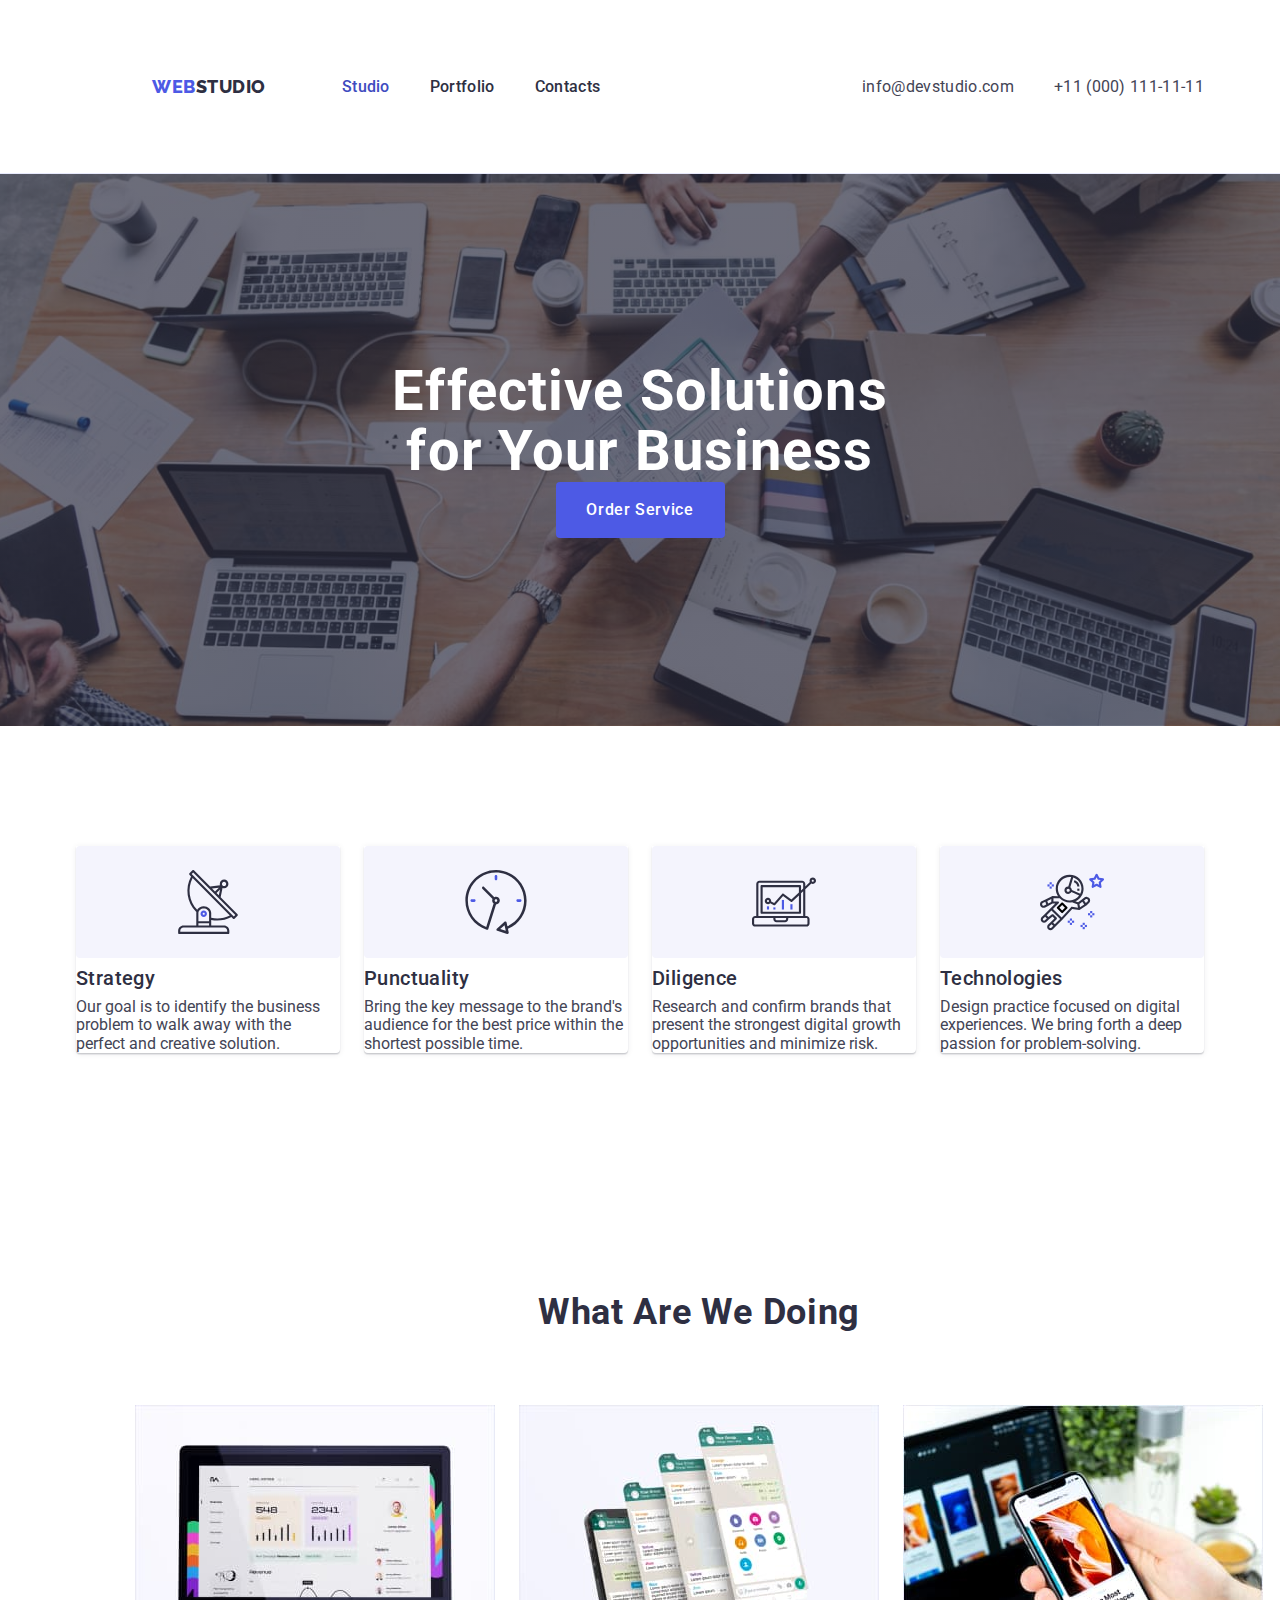
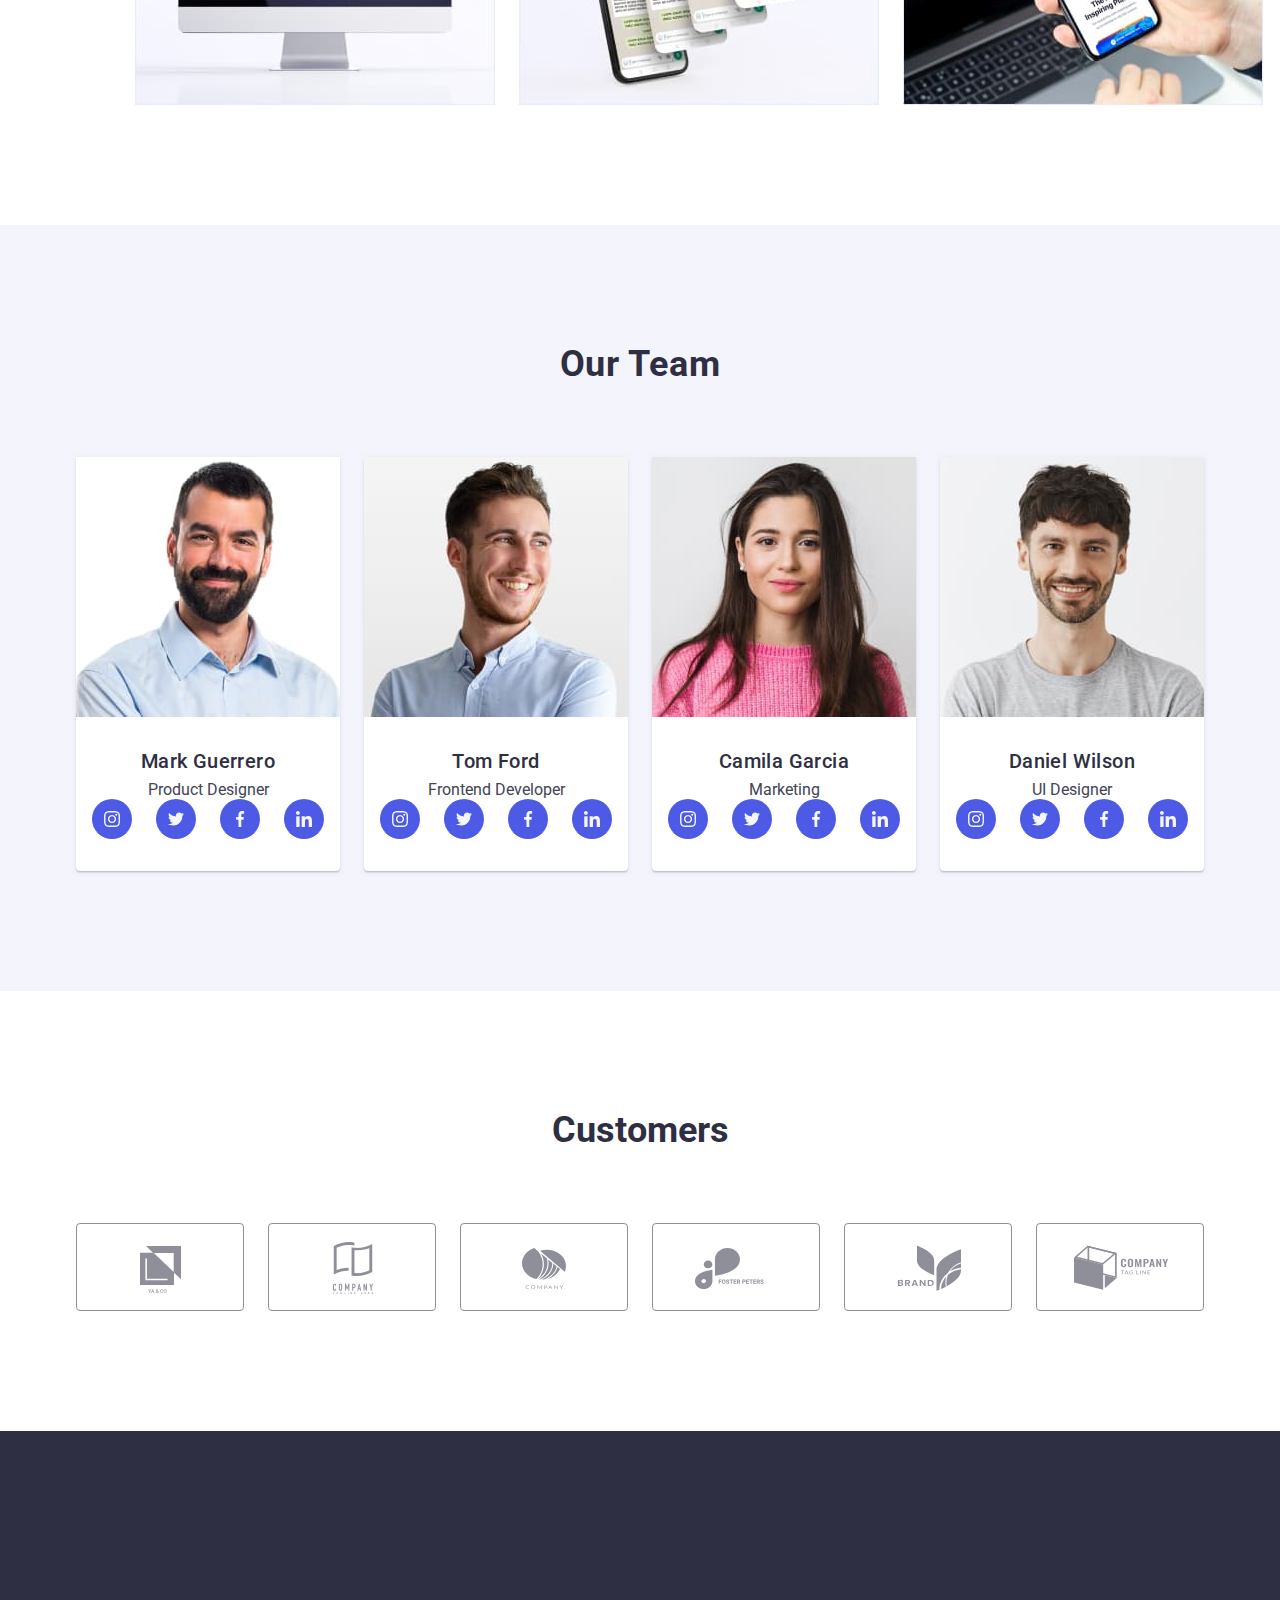
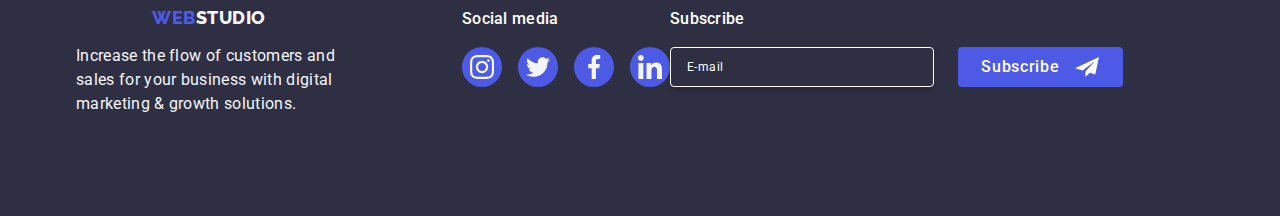
<file: index.html>
<!DOCTYPE html>
<html lang="en">
<head>
    <meta charset="UTF-8">
    <meta name="viewport" content="width=device-width, initial-scale=1.0">
    <!-- modern-normalize -->
    <link  rel="stylesheet"
    href="https://cdnjs.cloudflare.com/ajax/libs/modern-normalize/1.0.0/modern-normalize.min.css"
  >
  <!-- google font -->
    <link rel="preconnect" href="https://fonts.googleapis.com">
    <link rel="preconnect" href="https://fonts.gstatic.com" crossorigin>
    <link href="https://fonts.googleapis.com/css2?family=Raleway:wght@800&family=Roboto:wght@400;500;700;900&display=swap" rel="stylesheet">
    
    <link rel="stylesheet" href="./css/style.css">
    <title>HM6</title>
</head> 
<body>
    <header class="header head-1">
        <div class=" top-head container">
        <nav class="navigation">
            <a class="logo link" href="./index.html"
            >Web<span class="inside-logo">Studio</span></a>

            <ul class="list menu">

                <li>
                    <a class="active item link" href="./index.html">Studio</a>
                </li>

                <li>
                    <a class="item link" href="./portfolio.html">Portfolio</a>
                </li>

                <li>
                    <a class="item link" href="">Contacts</a>
                </li>
            </ul>
        </nav>
        <address class="address">
        <ul class="list add">
            <li class="contact" ><a class="contacts link" href="mailto:info@devstudio.com">info@devstudio.com</a></li>
            <li class="contact" ><a class="contacts link" href="tel:+110001111111">+11 (000) 111-11-11</a></li>
        </ul>
         </address>
        </div>
    </header>
<main>
<!-- section 1 -->
    <section class="section-one">
        <div class="container">
             <h1 class="header-one">Effective Solutions for Your Business</h1>
            <button class="button-one" type="button" data-modal-open>Order Service</button>
        </div>
    </section>

<!-- section 2 -->
<section class="section-two">
    <div class="container">
    <h2 class="visually-hidden">List</h2>
    <ul class="sec list"> 

        <li class="team">
            <div class="icon-container">
                <svg xmlns="http://www.w3.org/2000/svg" width="64" height="64" >
                    <use href="./images/icons.svg#antenna">
                    </use>
                </svg>
            </div>
            <h3 class="list-header">Strategy</h3>
                <p class="list-text">
                Our goal is to identify the business problem to walk away with the perfect and creative solution.
                </p>
                </li>
        <li class="team">
            <div class="icon-container">
                <svg xmlns="http://www.w3.org/2000/svg" width="64" height="64">
                    <use href="./images/icons.svg#clock">
                    </use>
                </svg>
            </div>
            <h3 class="list-header">Punctuality</h3>
            <p class="list-text">
                Bring the key message to the brand's audience for the best price within the shortest possible time.
            </p>
            </li>
        <li class="team">
            <div class="icon-container">
                <svg xmlns="http://www.w3.org/2000/svg" width="64" height="64">
                    <use href="./images/icons.svg#diagram">
                    </use>
                </svg>
            </div>
            <h3 class="list-header">Diligence</h3>
            <p class="list-text">
                Research and confirm brands that present the strongest digital growth opportunities and minimize risk.
            </p>
            </li>
        <li class="team">
            <div class="icon-container">
                <svg xmlns="http://www.w3.org/2000/svg" width="64" height="64">
                    <use href="./images/icons.svg#astronaut">
                    </use>
                </svg>
            </div>
            <h3 class="list-header">Technologies</h3>
            <p class="list-text">
                Design practice focused on digital experiences. We bring forth a deep passion for problem-solving.
            </p>
            </li>
    </ul>
    </div>
</section>
<!-- section 3 -->
<section class="section-three">
<div class="container">
    <h2 class="header-title" >What are we doing</h2>
    <ul class="sec list">
        <li class="img-info">
            <img src="./images/chart.jpg" alt="computer" width="360">
        </li>
        <li class="img-info">
            <img src="./images/groupcontacts.jpg" alt="group-chat" width="360">
        </li>
        <li class="img-info">
            <img src="./images/vacation.jpg" alt="inspiring-place" width="360">
        </li>
    </ul>
</div>
</section>
<!-- section 4 -->
<section class="section-four">
    <div class="container">
    <h2 class="header-title">Our Team</h2>
    <ul class="sec list">

        <li class="team">
            <img src="./images/mark.jpg" alt="designer" width="264">

            <div class="team-info">
                <h3 class="list-header name">Mark Guerrero</h3>
                <p class="list-text position">Product Designer</p>
                <ul class="social list">
                    <li class="socmed-list ">
                        <a href="" class="socmed">
                            <svg 
                            class="viewport"
                            xmlns="http://www.w3.org/2000/svg"
                            width="16"
                            height="16">

                            <use href="./images/icons.svg#instagram"></use>
                            </svg>
                        </a>
                    </li>

                    <li class="socmed-list ">
                        <a href="" class="socmed">
                            <svg 
                            class="viewport"
                            xmlns="http://www.w3.org/2000/svg"
                            width="16"
                            height="16">

                            <use href="./images/icons.svg#twitter"></use>
                            </svg>
                        </a>
                    </li>

                    <li class="socmed-list ">
                        <a href="" class="socmed">
                            <svg 
                            class="viewport"
                            xmlns="http://www.w3.org/2000/svg"
                            width="16"
                            height="16">

                            <use href="./images/icons.svg#facebook"></use>
                            </svg>
                        </a>
                    </li>

                    <li class="socmed-list ">
                        <a href="" class="socmed">
                            <svg 
                            class="viewport"
                            xmlns="http://www.w3.org/2000/svg"
                            width="16"
                            height="16">

                            <use href="./images/icons.svg#linkedin"></use>
                            </svg>
                        </a>
                    </li>
                </ul>
            </div>
        </li>

        <li class="team">
            <img src="./images/tom.jpg" alt="developer" width="264">

            <div class="team-info">
                <h3 class="list-header name">Tom Ford</h3>
                <p class="list-text position">Frontend Developer</p>
                <ul class="social list">
                    <li class="socmed-list">
                        <a href="" class="socmed">
                            <svg 
                            class="viewport"
                            xmlns="http://www.w3.org/2000/svg"
                            width="16"
                            height="16">

                            <use href="./images/icons.svg#instagram"></use>
                            </svg>
                        </a>
                    </li>

                    <li class="socmed-list ">
                        <a href="" class="socmed">
                            <svg 
                            class="viewport"
                            xmlns="http://www.w3.org/2000/svg"
                            width="16"
                            height="16">

                            <use href="./images/icons.svg#twitter"></use>
                            </svg>
                        </a>
                    </li>

                    <li class="socmed-list ">
                        <a href="" class="socmed">
                            <svg 
                            class="viewport"
                            xmlns="http://www.w3.org/2000/svg"
                            width="16"
                            height="16">

                            <use href="./images/icons.svg#facebook"></use>
                            </svg>
                        </a>
                    </li>

                    <li class="socmed-list ">
                        <a href="" class="socmed">
                            <svg 
                            class="viewport"
                            xmlns="http://www.w3.org/2000/svg"
                            width="16"
                            height="16">

                            <use href="./images/icons.svg#linkedin"></use>
                            </svg>
                        </a>
                    </li>
                </ul>
            </div>
        </li>

        <li class="team">
            <img src="./images/camila.jpg" alt="marketing" width="264">

            <div class="team-info">
                <h3 class="list-header name">Camila Garcia</h3>
                <p class="list-text position">Marketing</p>
                <ul class="social list">
                    <li class="socmed-list">
                        <a href="" class="socmed">
                            <svg 
                            class="viewport"
                            xmlns="http://www.w3.org/2000/svg"
                            width="16"
                            height="16">

                            <use href="./images/icons.svg#instagram"></use>
                            </svg>
                        </a>
                    </li>

                    <li class="socmed-list ">
                        <a href="" class="socmed">
                            <svg 
                            class="viewport"
                            xmlns="http://www.w3.org/2000/svg"
                            width="16"
                            height="16">

                            <use href="./images/icons.svg#twitter"></use>
                            </svg>
                        </a>
                    </li>

                    <li class="socmed-list ">
                        <a href="" class="socmed">
                            <svg 
                            class="viewport"
                            xmlns="http://www.w3.org/2000/svg"
                            width="16"
                            height="16">

                            <use href="./images/icons.svg#facebook"></use>
                            </svg>
                        </a>
                    </li>

                    <li class="socmed-list ">
                        <a href="" class="socmed">
                            <svg 
                            class="viewport"
                            xmlns="http://www.w3.org/2000/svg"
                            width="16"
                            height="16">

                            <use href="./images/icons.svg#linkedin"></use>
                            </svg>
                        </a>
                    </li>
                </ul>
            </div>
        </li>

        <li class="team">
            <img src="./images/daniel.jpg" alt="designer" width="264">

            <div class="team-info">
                <h3 class="list-header name">Daniel Wilson</h3>
             <p class="list-text position">UI Designer</p>
             <ul class="social list">
                <li class="socmed-list">
                    <a href="" class="socmed">
                            <svg 
                            class="viewport"
                            xmlns="http://www.w3.org/2000/svg"
                            width="16"
                            height="16">

                            <use href="./images/icons.svg#instagram"></use>
                            </svg>
                    </a>
                </li>

                <li class="socmed-list ">
                    <a href="" class="socmed">
                        <svg 
                        class="viewport"
                        xmlns="http://www.w3.org/2000/svg"
                        width="16"
                        height="16">

                        <use href="./images/icons.svg#twitter"></use>
                        </svg>
                    </a>
                </li>

                <li class="socmed-list ">
                    <a href="" class="socmed">
                        <svg 
                        class="viewport"
                        xmlns="http://www.w3.org/2000/svg"
                        width="16"
                        height="16">

                        <use href="./images/icons.svg#facebook"></use>
                        </svg>
                    </a>
                </li>

                <li class="socmed-list ">
                    <a href="" class="socmed">
                        <svg 
                        class="viewport"
                        xmlns="http://www.w3.org/2000/svg"
                        width="16px"
                        height="16px">

                        <use href="./images/icons.svg#linkedin"></use>
                        </svg>
                    </a>
                </li>
             </ul>
            </div>
        </li>
    </ul>
    </div>
</section> 

<!-- sectione five -->
<section class="section-five">
    <div class="container">
        <h2 class="secfive-header">Customers</h2>
        <ul class="list customer">
            <!-- client 1 -->
            <li class="sec-item">
                <a href="" class="sec-link">
                    <svg 
                    class="client"
                    xmlns="http://www.w3.org/2000/svg" 
                    width="104" 
                    height="56">

                    <use href="./images/icons.svg#client-1"></use>
                    </svg>
                </a>
            </li>

            <!-- client 2  -->
            <li class="sec-item">
                <a href="" class="sec-link">
                    <svg 
                    class="client"
                    xmlns="http://www.w3.org/2000/svg" 
                    width="104" 
                    height="56">

                    <use href="./images/icons.svg#client-2"></use>
                    </svg>
                </a>
            </li>

            <!-- client 3 -->
            <li class="sec-item">
                <a href="" class="sec-link">
                    <svg 
                    class="client"
                    xmlns="http://www.w3.org/2000/svg" 
                    width="104" 
                    height="56">

                    <use href="./images/icons.svg#client-3"></use>
                    </svg>
                </a>
            </li>

            <!-- client 4 -->
            <li class="sec-item">
                <a href="" class="sec-link">
                    <svg 
                    class="client"
                    xmlns="http://www.w3.org/2000/svg" 
                    width="104" 
                    height="56">

                    <use href="./images/icons.svg#client-4"></use>
                    </svg>
                </a>
            </li>


            <!-- client 5 -->
            <li class="sec-item">
                <a href="" class="sec-link">
                    <svg 
                    class="client"
                    xmlns="http://www.w3.org/2000/svg" 
                    width="104" 
                    height="56">

                    <use href="./images/icons.svg#client-5"></use>
                    </svg>
                </a>
            </li>


            <!-- client 6 -->
            <li class="sec-item">
                <a href="" class="sec-link">
                    <svg 
                    class="client"
                    xmlns="http://www.w3.org/2000/svg" 
                    width="104" 
                    height="56">

                    <use href="./images/icons.svg#client-6"></use>
                    </svg>
                </a>
            </li>
        </ul>
    </div>

</section>
</main> 
   <footer class="footer">
    <div class="container">
        <div class="wrapper"> 
            <a class="logo link" href="./index.html"
        >Web<span class="footer-logo">Studio</span></a>
        <p class="footer-text">Increase the flow of customers and
        sales for your business with digital
        marketing & growth solutions.</p>
    </div>
    <div class="social-media">
        <p class="media">Social media</p>
        <ul class="list list-footer">


            <li class="media-list">
                <a class="media-link" href="">
                    <svg 
                    class="footer-icon"
                    xmlns="http://www.w3.org/2000/svg" 
                    width="24" 
                    height="24">
                    <use href="./images/icons.svg#instagram-2"></use>
                    </svg>
                </a>
            </li>

            <li class="media-list">
                <a class="media-link" href="">
                    <svg 
                    class="footer-icon"
                    xmlns="http://www.w3.org/2000/svg" 
                    width="24" 
                    height="24">
                    <use href="./images/icons.svg#twitter-2"></use>
                    </svg>
                </a>
            </li>

            <li class="media-list">
                <a class="media-link" href="">
                    <svg 
                    class="footer-icon"
                    xmlns="http://www.w3.org/2000/svg" 
                    width="24" 
                    height="24">
                    <use href="./images/icons.svg#facebook-2"></use>
                    </svg>
                </a>
            </li>

            <li class="media-list">
                <a class="media-link" href="">
                    <svg 
                    class="footer-icon"
                    xmlns="http://www.w3.org/2000/svg" 
                    width="24" 
                    height="24">
                    <use href="./images/icons.svg#linkedin-2"></use>
                    </svg>
                </a>
            </li>

        </ul>

    </div>
    <!-- HW6 -->
    <div class="subs">
        <p class="subscribe"> Subscribe </p>
        <form  class="form" name="signup-form" autocomplete="on" >
            <label class="label" for="user_email">
                <input  class="input-footer" type="email" name="user" id="user_email" placeholder="E-mail">
            </label>
            <button class="form-button" type="submit"> Subscribe
                <svg 
                class="form-icon"
                xmlns="http://www.w3.org/2000/svg" 
                width="24" 
                height="24">
                <use href="./images/icons.svg#subscribe"></use>
            </svg>
            </button>
        
        </form>

    </div>
       
    </div>
    </footer>
    <!-- HW5  modal window-->
    <div class="modal-data is-hidden" data-modal>
        <div class="modal-window">
            <button type="button" class="modal" data-modal-close>
                <svg 
                class="modal-svg"
                xmlns="http://www.w3.org/2000/svg"
                width="8"
                height="8"
                >
                <use href="./images/icons.svg#modal-close"></use> 
                </svg>
            </button>
            <p class="modal-paragraph"></p>
            <form class="modal-form" action="contact-form" autocomplete="on">
                <!-- first child of form -->
                <div class="form-modal">
                    <!-- first child element of div -->
                    <label  class="modal-label" for="user-name">Name</label>
                    <div class="input-icon-container">
                        <input class="input" id="user-name" name="user-name" type="text">
                        <svg 
                        class="input-svg"
                        xmlns="http://www.w3.org/2000/svg"
                        width="18"
                        height="24"
                        >
                        <use href="./images/icons.svg#human"></use>
                    </svg>
                    </div>
                </div>
                <!-- 2nd child of the form -->
                <div class="form-modal">
                    <!-- 1st child of the div -->
                    <label class="modal-label" for="user-contact">Phone</label>
                    <div class="input-icon-container">
                        <input class="input" id="user-contact" name="user-contact" type="text">
                        <svg 
                        class="input-svg"
                        xmlns="http://www.w3.org/2000/svg"
                        width="18"
                        height="24"
                        >
                        <use href="./images/icons.svg#telephone"></use>
                        </svg>
                    </div>
                </div>
                <!-- 3rd child of the form -->
                <div class="form-modal">
                    <!-- 1st child of the div -->
                    <label class="modal-label" for="user-email">Email</label>
                    <div class="input-icon-container">
                        <input class="input" id="user-email" name="user-email" type="text">
                        <svg 
                        class="input-svg"
                        xmlns="http://www.w3.org/2000/svg"
                        width="18"
                        height="24"
                        >
                        <use href="./images/icons.svg#email"></use>
                        </svg>
                    </div>
                </div>
                <!-- 4th child of the form -->
                <div class="fourth-form">
                    <!-- 1st child of div -->
                    <label class="modal-label" for="user-comment">Comment</label>
                    <!-- 2nd child -->
                    <textarea class="textarea" name="user-comment" id="user-comment" cols="30" rows="10" placeholder="Text input">Text input</textarea>
                </div>
                <!-- 5th child of div -->
                <div class="checkbox">
                    <!-- 1st child of div  -->
                    <input id="user-privacy"  type="checkbox" value="true" name="user-privacy" class="check visually-hidden" />
                    <label for="user-privacy" class="span-term">
                        <span class="span-svg">
                            <svg 
                                class="check-svg"
                                 xmlns="http://www.w3.org/2000/svg"
                                 width="10"
                                 height="8">
                                <use href="./images/icons.svg#check">   
                                </use>
                            </svg>
                         </span> I accept the terms and conditions of the 
                            <a class="privpol" href="#"> Privacy Policy</a> 
                    </label>
                </div>
                <!-- 6th child element of form -->
                <button class="submit-button" type="submit">Send</button>
            </form>
        </div>
    </div>
<!-- Modal JS -->
<script src="./js/modal.js"></script>
</body>
</html>
</file>
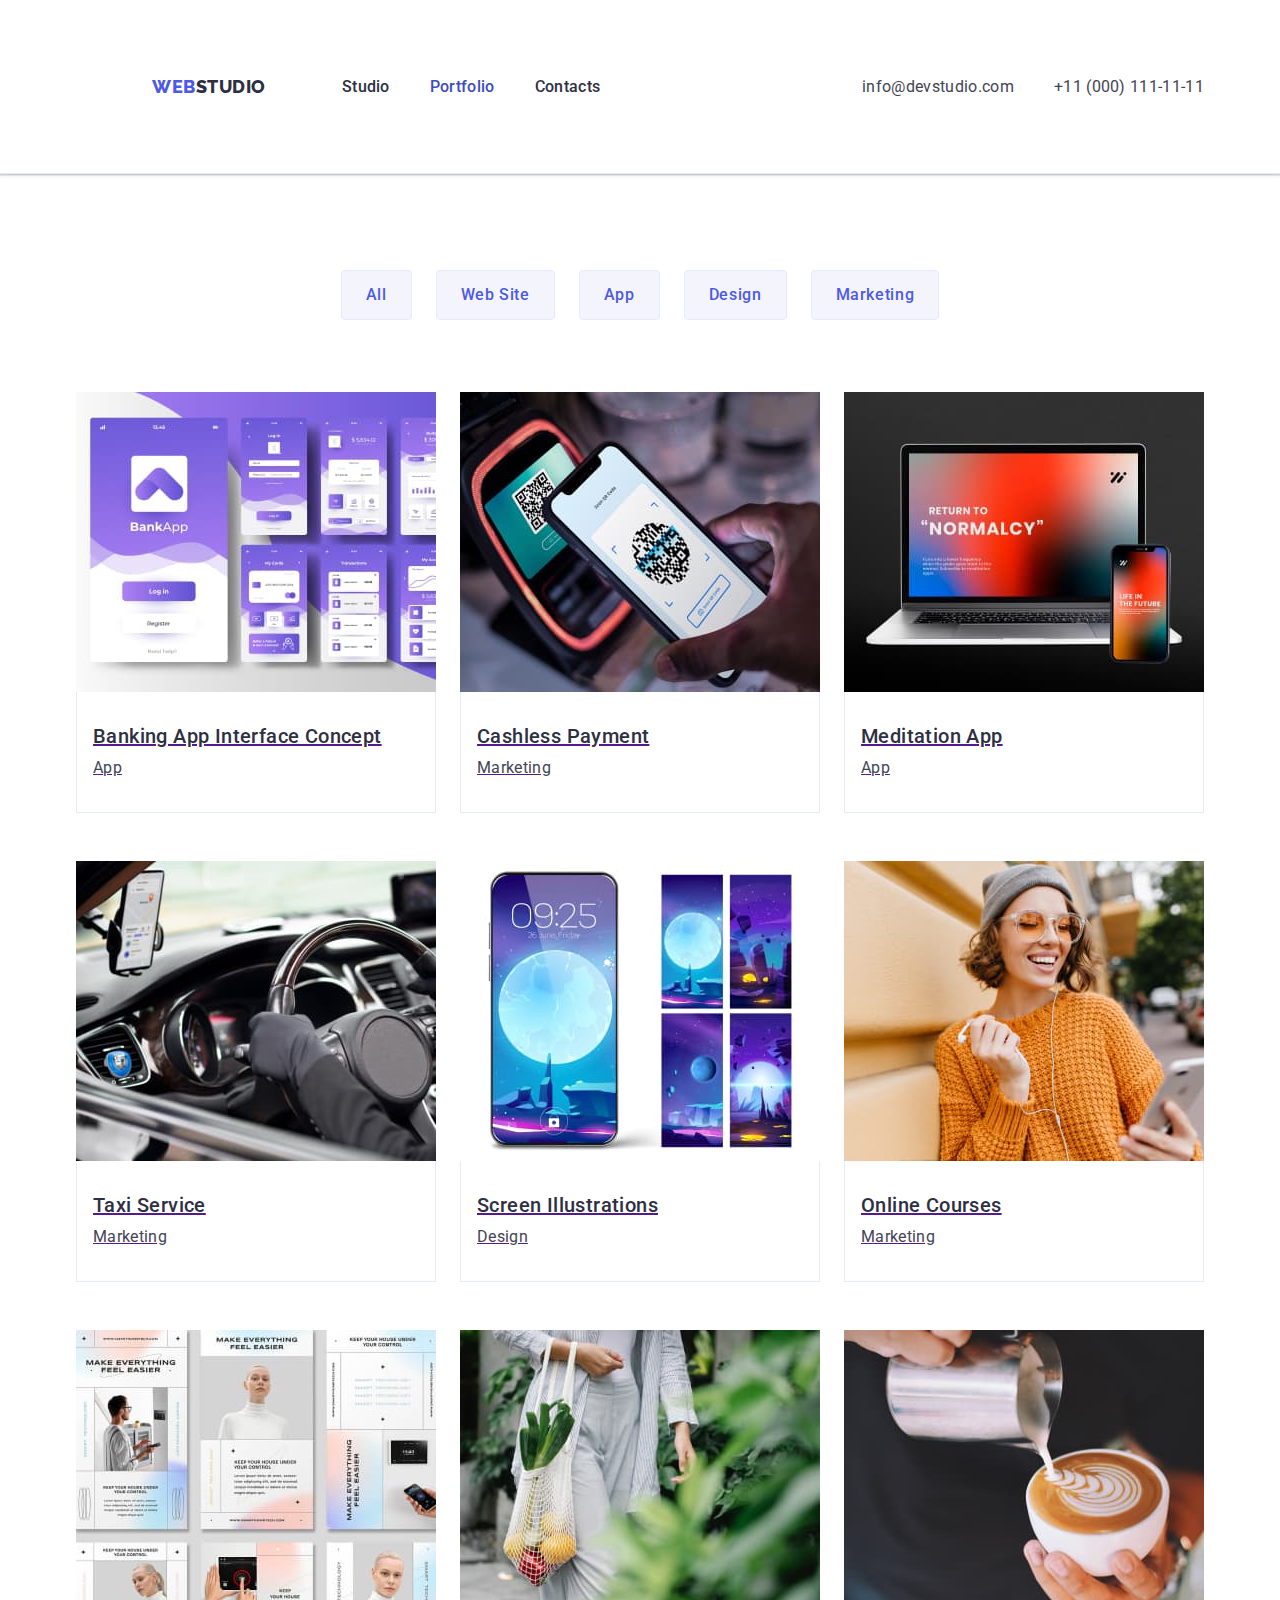
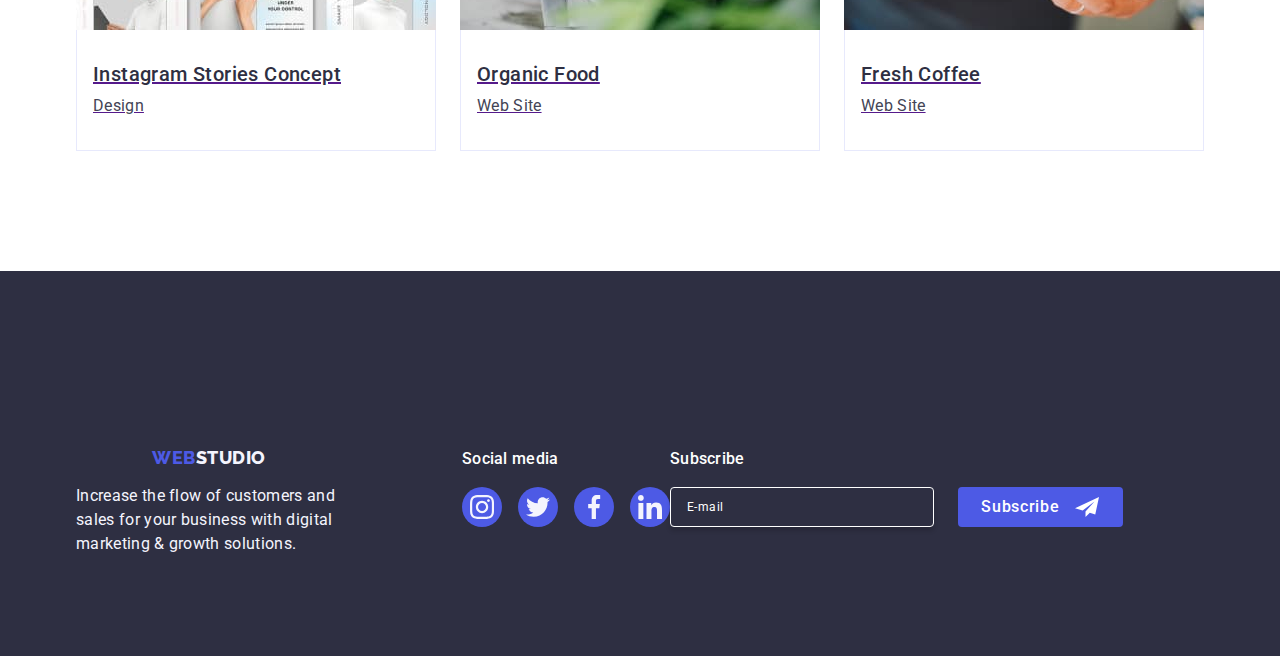
<file: portfolio.html>
<!DOCTYPE html>
<html lang="en">
<head>
    <meta charset="UTF-8">
    <meta name="viewport" content="width=device-width, initial-scale=1.0">
    <link rel="stylesheet"
    href="https://cdnjs.cloudflare.com/ajax/libs/modern-normalize/1.0.0/modern-normalize.min.css"
  />
    <link rel="preconnect" href="https://fonts.googleapis.com">
    <link rel="preconnect" href="https://fonts.gstatic.com" crossorigin>
    <link href="https://fonts.googleapis.com/css2?family=Raleway:wght@800&family=Roboto:wght@400;500;700;900&display=swap" rel="stylesheet">

    <link rel="stylesheet" href="./css/style.css">
    <title>HM6</title> 
</head>
<body>
    <header class="header head-1">
        <div class="top-head container">
        <nav class="navigation">
            <a class="logo link" href="./index.html"
            >Web<span class="inside-logo">Studio</span></a>
            <ul class="list menu">
                <li><a class="item link" href="./index.html">Studio</a></li>
                <li><a class="active item link" href="./portfolio.html">Portfolio</a></li>
                <li><a class="item link" href="">Contacts</a></li>
            </ul>
        </nav>
        <address class="address">
        <ul class="list add">
            <li class="contact" ><a class="contacts link" href="mailto:info@devstudio.com">info@devstudio.com</a></li>
            <li class="contact" ><a class="contacts link" href="tel:+110001111111">+11 (000) 111-11-11</a></li>
        </ul>
        </address>
         </div>
    </header>
 <main> 
    <!--section  -->
     <section class="port-section">
        <div class="container">
        <h1 class="visually-hidden">Menu</h1>
    <ul class="list option">
        <li><button class="button-portfolio" type="button">All</button></li>
        <li><button class="button-portfolio" type="button">Web Site</button></li>
        <li><button class="button-portfolio" type="button">App</button></li>
        <li><button class="button-portfolio" type="button">Design</button></li>
        <li><button class="button-portfolio" type="button">Marketing</button></li>
    </ul>
    
    <ul class=" svc list">
        <li  class="svc-info">
            <a class="svc-item" href="">
                <!-- HW5 -->
                <div class="svc-img">
                <img class="link" src="./images/bankapp.jpg" alt="bank-app" width="360">
                <p class="svc-img-desc"> 14 Stylish and User-Friendly App Design Concepts
                     · Task Manager App · Calorie Tracker App 
                     · Exotic Fruit Ecommerce App · Cloud Storage App</p>
            </div>
                <div class="port-container">
                     <h2 class="image">Banking App Interface Concept</h2>
                     <p class="text-image">App</p>
                </div>
            </a>       
        </li>
        
        <li  class="svc-info">
            <a class="svc-item" href="">
                <!-- HW5 -->
                <div class="svc-img"> <img class="link" src="./images/cashless.jpg" alt="hustle-free" width="360">
                    <p class="svc-img-desc"> 14 Stylish and User-Friendly App Design Concepts
                        · Task Manager App · Calorie Tracker App 
                        · Exotic Fruit Ecommerce App · Cloud Storage App</p>
                </div>
                <div class="port-container">
                    <h2 class="image">Cashless Payment</h2>
                    <p class="text-image">Marketing</p>
                </div>
            </a>
        </li>

        <li class="svc-info">
            <a class="svc-item" href="">
                 <!-- HW5 -->
                 <div class="svc-img">
                <img class="link" src="./images/meditationapp.jpg" alt="relaxing-app" width="360">
                <p class="svc-img-desc"> 14 Stylish and User-Friendly App Design Concepts
                    · Task Manager App · Calorie Tracker App 
                    · Exotic Fruit Ecommerce App · Cloud Storage App</p>
            </div>


                <div class="port-container">
                    <h2 class="image">Meditation App</h2>
                    <p class="text-image">App</p>
                </div>
            </a>
        </li>

        <li  class="svc-info">
            <a class="svc-item" href="">
                 <!-- HW5 -->
                <div class="svc-img">
                    <img class="link" src="./images/taxi.jpg" alt="service" width="360">
                    <p class="svc-img-desc"> 14 Stylish and User-Friendly App Design Concepts
                        · Task Manager App · Calorie Tracker App 
                        · Exotic Fruit Ecommerce App · Cloud Storage App</p>
                </div>
                <div class="port-container">
                    <h2 class="image">Taxi Service</h2>
                    <p class="text-image">Marketing</p>
                </div>
            </a>
        </li>

        <li class="svc-info">
            <a class="svc-item" href="">
                 <!-- HW5 -->
                 <div class="svc-img">
                <img class="link" src="./images/screen.jpg" alt="theme" width="360">
                <p class="svc-img-desc"> 14 Stylish and User-Friendly App Design Concepts
                    · Task Manager App · Calorie Tracker App 
                    · Exotic Fruit Ecommerce App · Cloud Storage App</p>
            </div>
                <div class="port-container">
                    <h2 class="image">Screen Illustrations</h2>
                    <p class="text-image">Design</p>
                </div>
            </a>
        </li>

        <li class="svc-info">
            <a class="svc-item" href="">
                  <!-- HW5 -->
                <div class="svc-img">
                 <img class="link" src="./images/online-course.jpg" alt="courses" width="360">
                 <p class="svc-img-desc"> 14 Stylish and User-Friendly App Design Concepts
                    · Task Manager App · Calorie Tracker App 
                    · Exotic Fruit Ecommerce App · Cloud Storage App</p>
            </div>
                 <div class="port-container">
                     <h2 class="image">Online Courses</h2>
                     <p class="text-image">Marketing</p>
                </div>
            </a>
        </li>

        <li class="svc-info">
            <a class="svc-item" href="">
                  <!-- HW5 -->
                <div class="svc-img">
                <img class="link" src="./images/insta-stories.jpg" alt="concept" width="360">
                <p class="svc-img-desc"> 14 Stylish and User-Friendly App Design Concepts
                    · Task Manager App · Calorie Tracker App 
                    · Exotic Fruit Ecommerce App · Cloud Storage App</p>
            </div>
                <div class="port-container">
                    <h2 class="image">Instagram Stories Concept</h2>
                    <p class="text-image">Design</p>
                </div>
            </a>
        </li>

        <li class="svc-info">
            <a class="svc-item" href="">
                  <!-- HW5 -->
                <div class="svc-img">
                <img class="link" src="./images/organic.jpg" alt="food" width="360">
                <p class="svc-img-desc"> 14 Stylish and User-Friendly App Design Concepts
                    · Task Manager App · Calorie Tracker App 
                    · Exotic Fruit Ecommerce App · Cloud Storage App</p>
            </div>
                <div class="port-container">
                    <h2 class="image">Organic Food</h2>
                    <p class="text-image">Web Site</p>
                </div>
            </a>
        </li>

        <li class="svc-info">
            <a class="svc-item" href="">
                  <!-- HW5 -->
                  <div class="svc-img">
                <img class="link" src="./images/coffee.jpg" alt="coffee-art" width="360">
                <p class="svc-img-desc"> 14 Stylish and User-Friendly App Design Concepts
                    · Task Manager App · Calorie Tracker App 
                    · Exotic Fruit Ecommerce App · Cloud Storage App</p>
            </div>
                <div class="port-container">
                    <h2 class="image">Fresh Coffee</h2>
                    <p class="text-image">Web Site</p>
                </div>
            </a>
        </li>
    </ul>
    </div>
    </section>
    </main>
    <footer class="footer">
        <div class="container">
            <div class="wrapper"> 
                <a class="logo link" href="./index.html"
            >Web<span class="footer-logo">Studio</span></a>
            <p class="footer-text">Increase the flow of customers and
            sales for your business with digital
            marketing & growth solutions.</p>
        </div>
        <div class="social-media">
            <p class="media">Social media</p>
            <ul class="list list-footer">
    
    
                <li class="media-list">
                    <a class="media-link" href="">
                        <svg 
                        class="footer-icon"
                        xmlns="http://www.w3.org/2000/svg" 
                        width="24" 
                        height="24">
                        <use href="./images/icons.svg#instagram-2"></use>
                        </svg>
                    </a>
                </li>
    
                <li class="media-list">
                    <a class="media-link" href="">
                        <svg 
                        class="footer-icon"
                        xmlns="http://www.w3.org/2000/svg" 
                        width="24" 
                        height="24">
                        <use href="./images/icons.svg#twitter-2"></use>
                        </svg>
                    </a>
                </li>
    
                <li class="media-list">
                    <a class="media-link" href="">
                        <svg 
                        class="footer-icon"
                        xmlns="http://www.w3.org/2000/svg" 
                        width="24" 
                        height="24">
                        <use href="./images/icons.svg#facebook-2"></use>
                        </svg>
                    </a>
                </li>
    
                <li class="media-list">
                    <a class="media-link" href="">
                        <svg 
                        class="footer-icon"
                        xmlns="http://www.w3.org/2000/svg" 
                        width="24" 
                        height="24">
                        <use href="./images/icons.svg#linkedin-2"></use>
                        </svg>
                    </a>
                </li>
    
            </ul>
    
        </div>
        <!-- HW6 -->
    <div class="subs">
        <p class="subscribe"> Subscribe </p>
        <form  class="form" name="signup-form" autocomplete="on" >
            <label class="label" for="user_email">
                <input  class="input-footer" type="email" name="user" id="user_email" placeholder="E-mail">
            </label>
            <button class="form-button" type="submit"> Subscribe
                <svg 
                class="form-icon"
                xmlns="http://www.w3.org/2000/svg" 
                width="24" 
                height="24">
                <use href="./images/icons.svg#subscribe"></use>
            </svg>
            </button>
        
        </form>

    </div>
           
        </div>
    </footer>

</body>
</html>
</file>
<file: css/style.css>
* {
    margin: 0;
    padding: 0;
  }
:root {
    --CLOUD: #F4F4FD;
    --CORNFLOWER: #E7E9FC;
    --IRIS: #4D5AE5;
    --NAVY-BLUE: #2E2F42;
    --SLATE: #434455;
    --WHITE: #FFFFFF; 
    --moderate-blue: #404bbf;
}
/* index page */
body {
    font-family: "Roboto", sans-serif;
    color: var(--SLATE);
    background-color: var(--WHITE);
}
/* header */
.header {
    border-bottom: 1px solid #e7e9fc;
    box-shadow: 0px 2px 1px rgba(46, 47, 66, 0.08),
    0px 1px 1px rgba(46, 47, 66, 0.16),
    0px 1px 6px rgba(46, 47, 66, 0.08);
   } 
.top-head {
    display: flex;
    justify-content: space-between;
}
.container {
    width: 1158px;
    margin: 0 auto;
    padding: 0 15px; 
}
.navigation, .address {
    display: flex;
    align-items: center;
}
 .logo {
    font-family: "Raleway", sans-serif;
    font-weight: 800;
    font-size: 18px;
    line-height: 1.17;
    letter-spacing: 0.03em;
    text-transform: uppercase;
    color: var(--IRIS);
 }

 /* HW5 */
 .active.link {
    position: relative;
    color: #404bbf;
    transition: color 250ms cubic-bezier(0.4, 0, 0.2, 1);
 }
 .active::after {
    content: '';
    position: absolute;
    left: 0;
    bottom: -1px;
    height: 4px;
    background-color: var(--moderate-blue);
    border-radius: 2px;
 }
 .contacts {
    transition: color 250ms cubic-bezier(0.4, 0, 0.2, 1);
 }
 img {
    display: block;
 }
 .logo{
    margin: 76px;
 }
 .link {
    text-decoration: none;
 }
.inside-logo {
    color: var(--NAVY-BLUE);
}
.list {
    list-style: none;
}
.menu {
    display: flex;
    gap: 40px;
}
.item {
    padding: 24px 0;
}

.item {
    font-weight: 500;
    font-size: 16px;
    line-height: 1.5;
    letter-spacing: 0.02em;
    color: var(--NAVY-BLUE);
    text-decoration: none;
}
.item:hover,
.item:focus {
    color: var(--moderate-blue);
}
.address {
    font-style: normal;
}
.contact>.contacts{
    font-size: 16px;
    line-height: 1.5;
    letter-spacing: 0.02em;
    color:var(--SLATE);
}
.add {
    display: flex;
    gap: 40px;
}
.contact>.contacts:hover,
.contact>.contacts:focus {
    color: var(--moderate-blue);
}
/* section1 */
.section-one {
    background-color: var(--NAVY-BLUE);
    padding: 188px 0;
    background-image: linear-gradient(
        rgba(46, 47, 66, 0.7),
        rgba(46, 47, 66, 0.7)), 
     url(../images/people-office.jpg);
     max-width: 1440px;
     background-repeat: no-repeat, no-repeat;
     background-position: center, center;
     background-size: cover;
}
.header-one {
    font-size: 56px;
    line-height: 1.07;
    text-align: center;
    letter-spacing: 0.02em;
    color: var(--WHITE);
    max-width: 496px;
    margin: 0 auto;
}
/* HW5 */
.button-one {
   transition: background-color 250ms cubic-bezier(0.4, 0, 0.2, 1);
}
.button-one {
    background-color: var(--IRIS);
    font-family: "Roboto", sans-serif;
    font-weight: 500;
    font-size: 16px;
    line-height: 1.5;
    letter-spacing: 0.04em;
    color: var(--WHITE);
    cursor: pointer;
}
.button-one:hover,
.button-one:focus {
    background-color: var(--moderate-blue);
}
.button-one {
    display: block;
    min-width: 169px;
    height: 56px;
    border: none;
    border-radius: 4px;
    margin: auto;
}
    /* section2 */
.section-two {
    padding: 120px 0;
}
/* HM4 */
.icon-container{
    display: flex;
    align-items: center;
    justify-content: center;
    height: 112px;
    background-color: var(--CLOUD);
    border-radius: 4px;
    margin-bottom: 8px;
}
.visually-hidden {
    position: absolute;
    width: 1px;
    height: 1px;
    margin: -1px;
    border: 0;
    padding: 0;
    white-space: nowrap;
    clip-path: inset(100%);
    clip: rect(0 0 0 0);
    overflow: hidden;
  }
.sec {
    display: flex;
    gap: 24px;
}
.list-header {
    font-weight: 500;
    font-size: 20px;
    line-height: 1.2;
    letter-spacing: 0.02em;
    color: var(--NAVY-BLUE);
    margin-bottom: 8px;
}
.list-menu
.list-text {
    font-size: 16px;
    line-height: 1.5;
    letter-spacing: 0.02em;
    color: var(--SLATE);
}
/* section3 */
.section-three {
    padding: 120px;
}
.img-info {
    flex-basis: calc((100% - 48px) / 3);
}
.header-title {
    font-size: 36px;
    line-height: 1.11;
    text-align: center;
    letter-spacing: 0.02em;
    text-transform: capitalize;
    color: var(--NAVY-BLUE);
    margin-bottom: 72px;
}
/* section4 */
.section-four {
    background-color: var(--CLOUD);
    padding: 120px 0;
}
.team {
    background-color: var(--WHITE);
    flex-basis: calc((100% - 72px ) / 4);
    border-radius: 0 0 4px 4px;
    box-shadow: 0px 1px 6px rgba(46, 47, 66, 0.08), 
    0px 1px 1px rgba(46, 47, 66, 0.16), 
    0px 2px 1px rgba(46, 47, 66, 0.08);
}

/* HW4 */
.social{
    display: flex;
    justify-content: center;
    gap: 24px;
}
.socmed-list{
    width: 40px;
    height: 40px;
}
.socmed{
    width: 100%;
    height: 100%;
    background-color: var(--IRIS);
    border-radius: 50%;
    display: flex;
    align-items: center;
    justify-content: center;
    /* HW5 */
    transition: background-color 250ms cubic-bezier(0.4, 0, 0.2, 1);
}
.socmed:hover, .socmed:focus {
    background-color: var(--moderate-blue);
}
.viewport{
    fill: var(--CLOUD);
}
.team-info {
    padding: 32px 0;
}
.name {
    margin-bottom: 8px;
    text-align: center;
}
.position{
    text-align: center;
}
/* HW 4 */ 

/* section five */
.section-five{
    padding: 120px 0 120px;
}
.secfive-header{
    font-size: 36px;
    line-height: 1.11;
    color: var(--NAVY-BLUE);
    margin-bottom: 72px;
    text-align: center;
}
.customer{
    display: flex;
    gap: 24px;
}
.sec-item{
    width: calc((100% - 120px) / 6);
    height: 88px;
}
.sec-link{
    width: 100%;
    height: 100%;
    border: 1px solid #8e8f99;
    border-radius: 4px;
    display: flex;
    align-items: center;
    justify-content:  center;
    color: #8e8f99;
    /*  HW5*/
    transition: border-color 250ms cubic-bezier(0.4, 0, 0.2, 1),
    color 250ms cubic-bezier(0.4, 0, 0.2, 1);
}

.sec-link:hover{
    border-color: var(--moderate-blue);
    color: var(--moderate-blue);
} 
.sec-link:focus{ 
    border-color:  var(--moderate-blue);
    color: var(--moderate-blue);
}
.client{
    fill: currentColor;
}

/* footer */
.footer {
    background-color: var(--NAVY-BLUE);
    padding: 100px 0;
}
.footer .link {
    display: inline-block;
    margin-bottom: 16px;

}
.footer-logo {
    color: var(--CLOUD);
}
.footer-text {
    line-height: 1.5;
    letter-spacing: 0.02em;
    color: var(--CLOUD);
    max-width: 264px;
}
.footer>.container {
    display: flex;
    align-items: baseline;
}
.wrapper{
 margin-right: 120px;
}
  .media{
    font-weight: 500;
    font-size: 16px;
    line-height: 1.5;
    letter-spacing: 0.02em;
    color: var(--WHITE);
    margin-bottom: 16px;
}
.list-footer{
    display: flex;
    gap: 16px;
}
.media-list{
    width: 40px;
    height: 40px;
}
.media-link {
    width: 100%;
    height: 100%;
    background-color: var(--IRIS);
    border-radius: 50%;
    display: flex;
    align-items: center;
    justify-content: center;
    /* HW5 */
    transition: background-color 250ms cubic-bezier(0.4, 0, 0.2, 1);
}
.media-link:hover ,
.media-link:focus {
    background-color: #31d0aa; 
}
/* HW6 */
.subscribe {
    font-style: normal;
    margin-bottom: 16px;
    font-weight: 500;
    font-size: 16px;
    line-height: 1.5;
    letter-spacing: 0.02em;
    color: var(--WHITE);
    
}
.form {
    display: flex;
    gap: 24px;
}
.input-footer {
    width: 264px;
    height: 40px;
    border: 1px solid var(--WHITE);
    background-color: transparent;
    font-size: 12px;
    line-height: 1.5;
    letter-spacing: 0.04em;
    padding-left: 16px;
    box-shadow: 0px 4px 4px 0px rgba(0, 0, 0, 0.15);
    border-radius: 4px;
    color: var(--WHITE);
}
::placeholder {
    color: var(--WHITE);
}
.form-button {
    min-width: 165px;
    height: 40px;
    display: flex;
    justify-content: center;
    align-items: center;
    font-family: Roboto, sans-serif;
    font-size: 16px;
    font-weight: 500;
    line-height: 1.5;
    letter-spacing: 0.04em;
    color: var(--WHITE);
    cursor: pointer;
    background-color: var(--IRIS);
    border: none;
    border-radius: 4px;   
}
.form-icon {
    margin-left: 16px;
}

.footer-icon{
    fill: var(--CLOUD);
}
/* portfolio page */

.button-portfolio {
    color: var(--IRIS);
    background-color: var(--CLOUD);
    font-family: "Roboto", sans-serif;
    font-weight: 500;
    font-size: 16px;
    line-height: 1.5;
    letter-spacing: 0.04em;
    cursor: pointer;
   padding: 12px 24px;
   border: 1px solid var(--CORNFLOWER);
   border-radius: 4px;
   /* HW5 */
   transition: color 250ms cubic-bezier(0.4, 0, 0.2, 1), 
    background-color 250ms cubic-bezier(0.4, 0, 0.2, 1),
    border-color 250ms cubic-bezier(0.4, 0, 0.2, 1), 
    box-shadow 250ms cubic-bezier(0.4, 0, 0.2, 1);

}
.svc-item:focus .svc-img-desc,
.svc-item:hover .svc-img-desc {
  transform: translateY(0%);
}
.svc-img {
    position: relative;
    overflow: hidden;
}
.svc-img-desc {
    position: absolute;
    top: 0;
    font-size: 16px;
    line-height: 1.5;
    letter-spacing: 0.02em;
    color: var(--CLOUD);
    padding: 40px 32px;
    background-color: var(--IRIS);
    height: 100%;
    width: 100%;
    transform: translateY(100%);
    transition: transform 250ms cubic-bezier(0.4, 0, 0.2, 1);
}
.button-portfolio:hover,
.button-portfolio:focus {
    color: var(--WHITE);
    background-color: var(--moderate-blue);
    border: 1px solid transparent;
    box-shadow: 0px 3px 1px rgba(0, 0, 0, 0.1)
    , 0px 2px 1px rgba(0, 0, 0, 0.08)
    , 0px 2px 2px rgba(0, 0, 0, 0.12);
}

    /* main */
.port-section {
    padding: 96px 0 120px 0;
}

.option {
    display: flex;
    justify-content: center;
    gap: 24px;
    margin-bottom: 72px;
}
/* list of pictures */
.link {
    text-decoration: none;
}
.svc {
    display: flex;
    flex-wrap: wrap;
    column-gap: 24px;
    row-gap: 48px;
}
.svc-info {
    flex-basis: calc((100% - 48px) / 9);
}
.port-container {
    padding: 32px 16px;
    border: 1px solid var(--CORNFLOWER);
    border-top: none;
}
.image {
    font-weight: 500;
    font-size: 20px;
    line-height: 1.2;
    letter-spacing: 0.02em;
    color: var(--NAVY-BLUE);
    margin-bottom: 8px;
    text-align: left;
}
.text-image {
    font-size: 16px;
    line-height: 1.5;
    letter-spacing: 0.02em;
    color: var(--SLATE);
    text-align: left;
}
/* HW4 */
.svc-item{
    display: block;
    /* HW5 */
    transition: box-shadow 250ms cubic-bezier(0.4, 0, 0.2, 1);
 
}
.svc-item:hover , 
.svc-item:focus {
    box-shadow: 0px 1px 6px rgba(46, 47, 66, 0.08)
    , 0px 1px 1px rgba(46, 47, 66, 0.16)
    , 0px 2px 1px rgba(46, 47, 66, 0.08);
}
/* modal window */
.modal-data {
    position: fixed;
    top: 0;
    left: 0;
    width: 100%;
    height: 100%;
    background-color: rgba(46, 47, 66, 0.4);
    transition: opacity 250ms cubic-bezier(0.4, 0, 0.2, 1),
    visibility 250ms cubic-bezier(0.4, 0, 0.2, 1);
}
.is-hidden {
    opacity: 0;
    visibility: hidden;
    pointer-events: none;
}
.modal-window {
    position: absolute;
    top: 50%;
    left: 50%;
    transform: translate(-50%,-50%) scale(1);
    width: 408px;
    min-height: 584px;
    background-color: #fcfcfc;
    box-shadow: 0px 1px 1px rgba(0, 0, 0, 0.14), 0px 1px 3px rgba(0, 0, 0, 0.12), 0px 2px 1px rgba(0, 0, 0, 0.2);
    border-radius: 4px;
    transition: transform 250ms cubic-bezier(0.4, 0, 0.2, 1);
}
.modal {
    position: absolute;
    top: 24px;
    right: 24px;
    width: 24px;
    height: 24px;
    border-radius: 50%;
    display: flex;
    align-items: center;
    justify-content: center;
    background-color: #E7E9FC;
    border: 1px solid rgba(0, 0, 0, 0.1);
    padding: 0;
    cursor: pointer;
    transition: background-color 250ms cubic-bezier(0.4, 0, 0.2, 1),
    border 250ms cubic-bezier(0.4, 0, 0.2, 1);
}
.modal:hover,
.modal:focus {
    background-color: var(--moderate-blue);
    border: none
}

.modal-svg {
  transition: fill 250ms cubic-bezier(0.4, 0, 0.2, 1);
}
.modal:focus,
.modal:hover {
    fill: #FFFFFF;
}
.modal-window {
    padding: 72px 24px 24px 24px;
}
/* HW6 */
.modal-paragraph {
    font-weight: 500;
    font-size: 16px;
    line-height: 1.5;
    text-align: center;
    letter-spacing: 0.02em;
    color: var(--NAVY-BLUE);
    margin-bottom: 16px;
}
.form-modal {
    margin-bottom: 8px;
}
.modal-label {
    font-size: 12px;
    line-height: 1.17;
    letter-spacing: 0.04em;
    color: #8e8f99;
    display: block;
    margin-bottom: 4px;
}
.input-icon-container {
    position: relative;
}
.input {
    width: 100%;
    height: 40px;
    border: 1px solid rgba(46, 47, 66, 0.4);
    border-radius: 4px;
    background-color: transparent;
    padding-left: 38px;
    outline: transparent;
    transition: border-color 250ms cubic-bezier(0.4, 0, 0.2, 1);
}
/* .input:focus {
    fill: var(--IRIS);   
} */
.input:hover + .input-svg {
    fill: var(--IRIS);
}
.input:focus + .input-svg {
    fill: var(--IRIS);
}
.input:focus,.textarea:focus {
    border: 1px solid var(--IRIS);
}
.input-svg {
    position: absolute;
    left: 16px;
    top: 50%;
    transform: translateY(-50%);
    transition: fill 250ms cubic-bezier(0.4, 0, 0.2, 1);
}
.fourth-form {
    margin-bottom: 16px;
}
.textarea {
    width: 100%;
    height: 120px;
    font-size: 12px;
    line-height: 1.17;
    letter-spacing: 0.04em;
    color: rgba(46, 47, 66, 0.4);
    border: 1px solid rgba(46, 47, 66, 0.4);
    border-radius: 4px;
    background-color: transparent;
    padding: 8px 16px;
    outline: transparent;
    resize: none;
    transition: border-color 250ms cubic-bezier(0.4, 0, 0.2, 1);
}
.textarea:focus {
    border-color: var(--IRIS);
}
.checkbox {
    margin-bottom: 24px;
}
.span-term {
    display: block;
    font-size: 12px;
    line-height: 1.17;
    letter-spacing: 0.04em;
    color: #8e8f99;
}
.span-svg{
    width: 16px;
    height: 16px;
    border: 1px solid rgba(46, 47, 66, 0.4);
    border-radius: 2px;
    transition: background-color 250ms cubic-bezier(0.4, 0, 0.2, 1), 
    border 250ms cubic-bezier(0.4, 0, 0.2, 1), 
    fill 250ms cubic-bezier(0.4, 0, 0.2, 1);
    display: inline-flex;
    align-items: center;
    justify-content: center;
    fill: transparent;
}
.check:checked + .span-term > .span-svg {
    background-color: var(--moderate-blue);
    border: none;
    fill: var(--CLOUD);
}
.privpol {
    color: var(--IRIS);
}
.submit-button {
    display: block;
    min-width: 169px;
    height: 56px;
    font-family: "Roboto", sans-serif;
    font-size: 16px;
    font-weight: 500;
    line-height: 1.5;
    letter-spacing: 0.04em;
    color: #FFFFFF;
    background-color: var(--IRIS);
    cursor: pointer;
    border-radius: 4px;
    transition: background-color 250ms 
    cubic-bezier(0.4, 0, 0.2, 1);
    text-align: center;
    margin: 0 auto;
    border: none;
}
</file>
